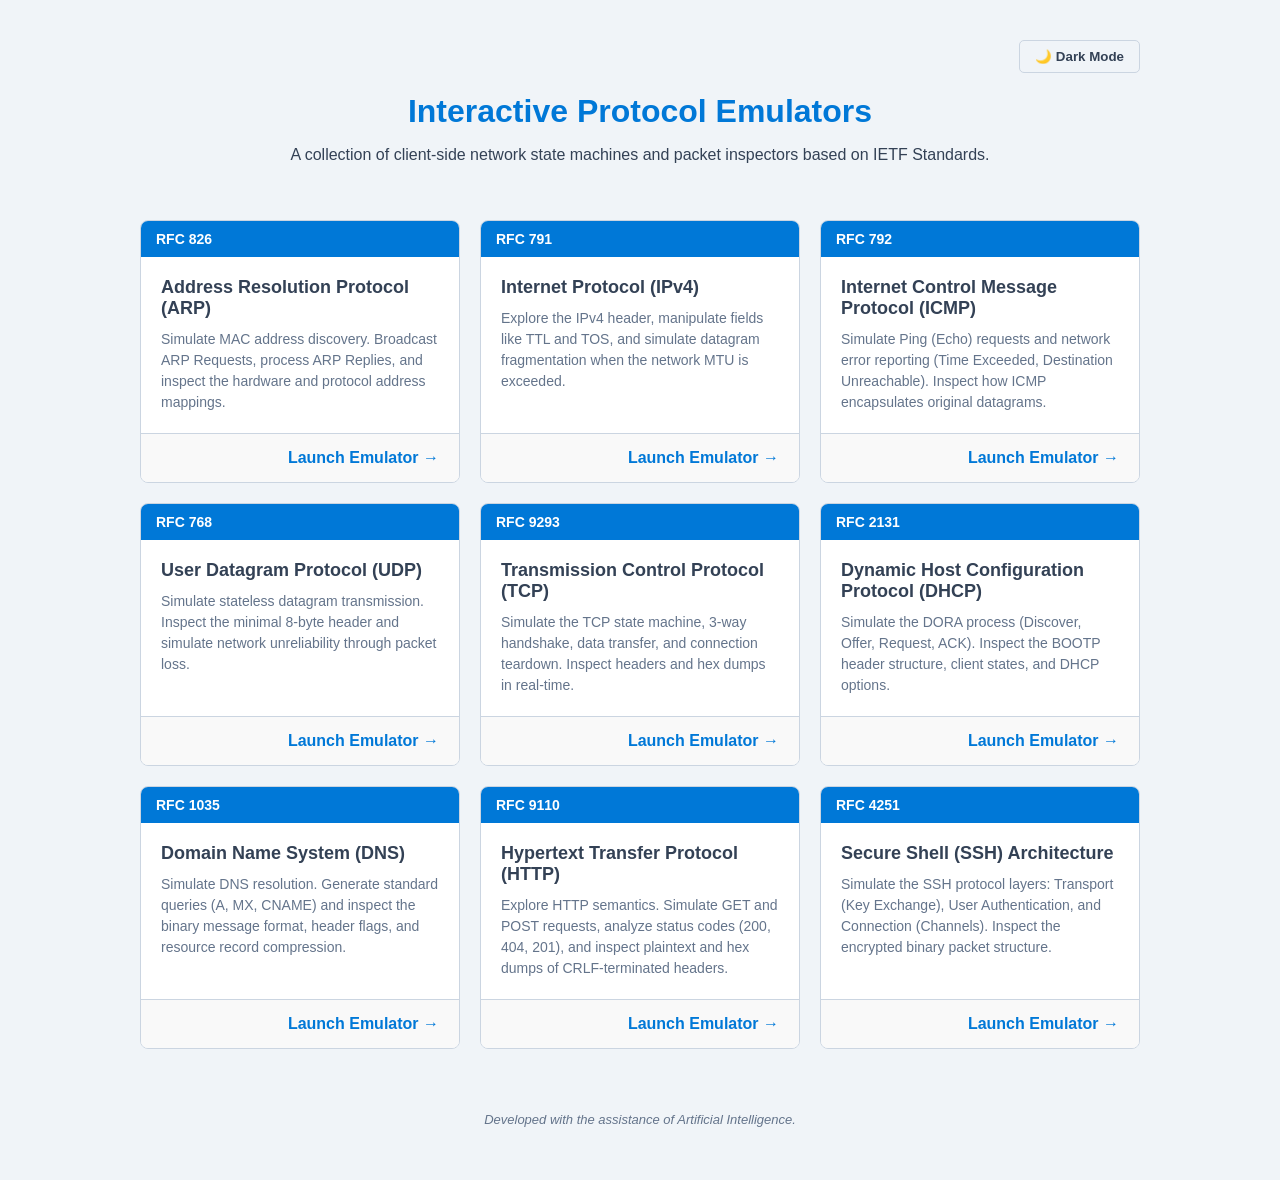
<file: index.html>
<!DOCTYPE html>
<html lang="en-US">
<head>
    <meta charset="UTF-8">
    <meta name="viewport" content="width=device-width, initial-scale=1.0">
    <title>Network Protocol Emulators</title>
    <link rel="stylesheet" href="style.css">
    <style>
        .top-bar {
            width: 100%;
            max-width: 1000px;
            display: flex;
            justify-content: flex-end;
            margin-bottom: 20px;
        }
        .btn-theme {
            background: transparent;
            color: var(--text-main);
            border: 1px solid var(--border);
            padding: 8px 15px;
            border-radius: 5px;
            cursor: pointer;
            font-weight: bold;
            transition: all 0.2s;
        }
        .btn-theme:hover {
            background: var(--border);
        }
        .ai-disclaimer {
            margin-top: 50px;
            text-align: center;
            font-size: 13px;
            color: #64748b;
            font-style: italic;
        }
    </style>
</head>
<body>
    <div class="top-bar">
        <button class="btn-theme" id="btn-theme" onclick="toggleTheme()">🌙 Dark Mode</button>
    </div>

    <header>
        <h1>Interactive Protocol Emulators</h1>
        <p>A collection of client-side network state machines and packet inspectors based on IETF Standards.</p>
    </header>

    <main class="grid-container">
        <a href="./rfc826/index.html" class="card">
            <div class="card-header">RFC 826</div>
            <div class="card-body">
                <h2>Address Resolution Protocol (ARP)</h2>
                <p>Simulate MAC address discovery. Broadcast ARP Requests, process ARP Replies, and inspect the hardware and protocol address mappings.</p>
            </div>
            <div class="card-footer">Launch Emulator &rarr;</div>
        </a>

        <a href="./rfc791/index.html" class="card">
            <div class="card-header">RFC 791</div>
            <div class="card-body">
                <h2>Internet Protocol (IPv4)</h2>
                <p>Explore the IPv4 header, manipulate fields like TTL and TOS, and simulate datagram fragmentation when the network MTU is exceeded.</p>
            </div>
            <div class="card-footer">Launch Emulator &rarr;</div>
        </a>

        <a href="./rfc792/index.html" class="card">
            <div class="card-header">RFC 792</div>
            <div class="card-body">
                <h2>Internet Control Message Protocol (ICMP)</h2>
                <p>Simulate Ping (Echo) requests and network error reporting (Time Exceeded, Destination Unreachable). Inspect how ICMP encapsulates original datagrams.</p>
            </div>
            <div class="card-footer">Launch Emulator &rarr;</div>
        </a>

        <a href="./rfc768/index.html" class="card">
            <div class="card-header">RFC 768</div>
            <div class="card-body">
                <h2>User Datagram Protocol (UDP)</h2>
                <p>Simulate stateless datagram transmission. Inspect the minimal 8-byte header and simulate network unreliability through packet loss.</p>
            </div>
            <div class="card-footer">Launch Emulator &rarr;</div>
        </a>

        <a href="./rfc9293/index.html" class="card">
            <div class="card-header">RFC 9293</div>
            <div class="card-body">
                <h2>Transmission Control Protocol (TCP)</h2>
                <p>Simulate the TCP state machine, 3-way handshake, data transfer, and connection teardown. Inspect headers and hex dumps in real-time.</p>
            </div>
            <div class="card-footer">Launch Emulator &rarr;</div>
        </a>

        <a href="./rfc2131/index.html" class="card">
            <div class="card-header">RFC 2131</div>
            <div class="card-body">
                <h2>Dynamic Host Configuration Protocol (DHCP)</h2>
                <p>Simulate the DORA process (Discover, Offer, Request, ACK). Inspect the BOOTP header structure, client states, and DHCP options.</p>
            </div>
            <div class="card-footer">Launch Emulator &rarr;</div>
        </a>

        <a href="./rfc1035/index.html" class="card">
            <div class="card-header">RFC 1035</div>
            <div class="card-body">
                <h2>Domain Name System (DNS)</h2>
                <p>Simulate DNS resolution. Generate standard queries (A, MX, CNAME) and inspect the binary message format, header flags, and resource record compression.</p>
            </div>
            <div class="card-footer">Launch Emulator &rarr;</div>
        </a>

        <a href="./rfc9110/index.html" class="card">
            <div class="card-header">RFC 9110</div>
            <div class="card-body">
                <h2>Hypertext Transfer Protocol (HTTP)</h2>
                <p>Explore HTTP semantics. Simulate GET and POST requests, analyze status codes (200, 404, 201), and inspect plaintext and hex dumps of CRLF-terminated headers.</p>
            </div>
            <div class="card-footer">Launch Emulator &rarr;</div>
        </a>

        <a href="./rfc4251/index.html" class="card">
            <div class="card-header">RFC 4251</div>
            <div class="card-body">
                <h2>Secure Shell (SSH) Architecture</h2>
                <p>Simulate the SSH protocol layers: Transport (Key Exchange), User Authentication, and Connection (Channels). Inspect the encrypted binary packet structure.</p>
            </div>
            <div class="card-footer">Launch Emulator &rarr;</div>
        </a>
    </main>

    <footer class="ai-disclaimer">
        <p>Developed with the assistance of Artificial Intelligence.</p>
    </footer>

    <script>
        // Script to manage Dark Mode on the Portal
        function toggleTheme() {
            document.body.classList.toggle('dark-mode');
            const btn = document.getElementById('btn-theme');
            
            if (document.body.classList.contains('dark-mode')) {
                btn.innerText = '☀️ Light Mode';
                localStorage.setItem('emulator_theme', 'dark');
            } else {
                btn.innerText = '🌙 Dark Mode';
                localStorage.setItem('emulator_theme', 'light');
            }
        }

        // Check saved preference on page load
        window.addEventListener('DOMContentLoaded', () => {
            const savedTheme = localStorage.getItem('emulator_theme');
            if (savedTheme === 'dark') {
                document.body.classList.add('dark-mode');
                document.getElementById('btn-theme').innerText = '☀️ Light Mode';
            }
        });
    </script>
</body>
</html>
</file>
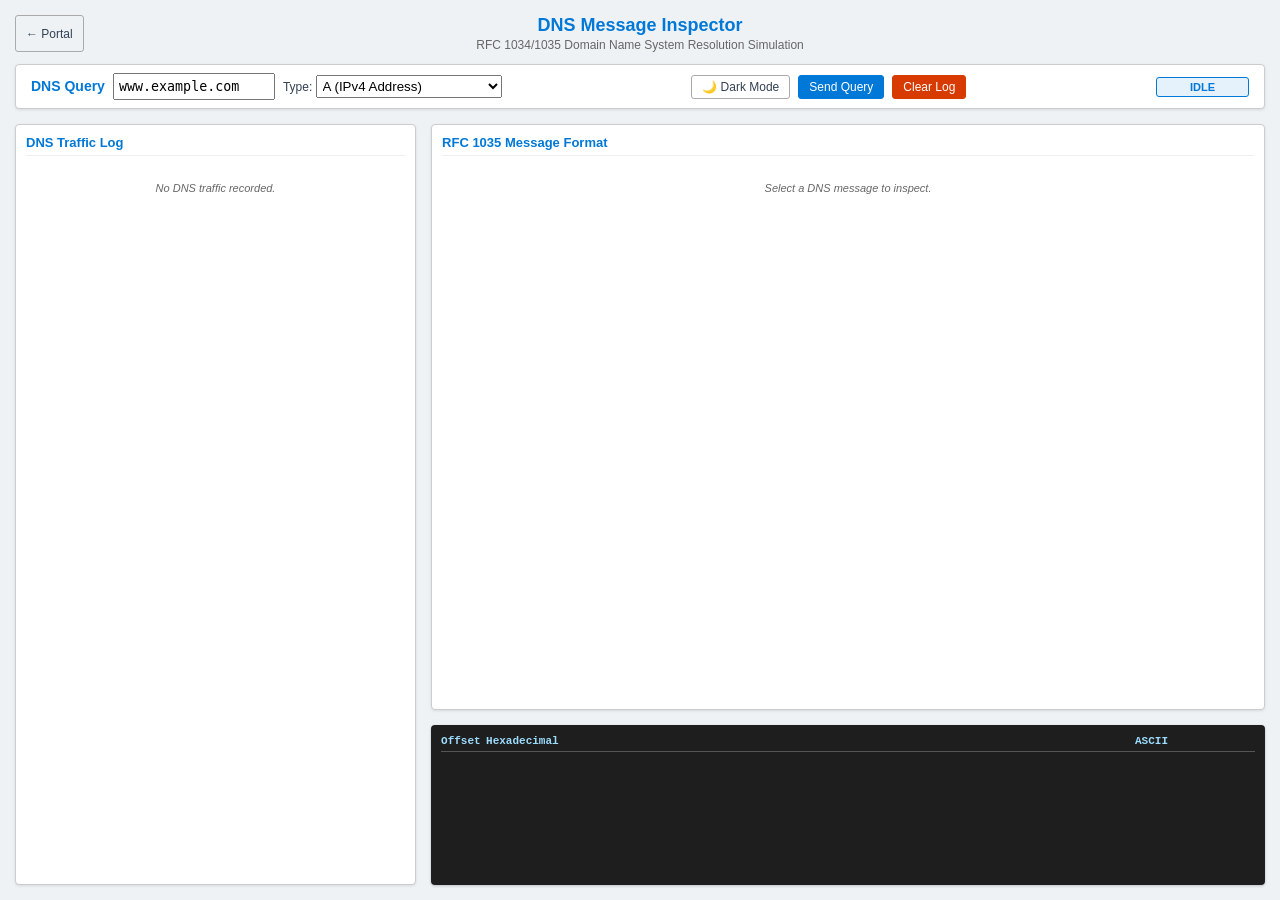
<file: rfc1035/index.html>
<!DOCTYPE html>
<html lang="en-US">
<head>
    <meta charset="UTF-8">
    <meta name="viewport" content="width=device-width, initial-scale=1.0">
    <title>DNS Inspector - RFC 1035</title>
    <link rel="stylesheet" href="../style.css">
    <script src="script.js" defer></script>
</head>
<body>
    <header>
        <a href="../index.html" class="btn btn-theme" style="position: absolute; left: 0; top: 0; text-decoration: none; display: flex; align-items: center; height: 100%; box-sizing: border-box;">
            &larr; Portal
        </a>
        <h1>DNS Message Inspector</h1>
        <p class="subtitle">RFC 1034/1035 Domain Name System Resolution Simulation</p>
    </header>

    <div class="control-bar">
        <div class="node-group">
            <strong>DNS Query</strong>
            <div style="display:flex; gap:8px; align-items:center;">
                <input type="text" id="input-domain" value="www.example.com" title="Domain Name to resolve" style="width:150px; padding:4px; font-family: monospace;">
                
                <label style="font-size:12px;">Type: 
                    <select id="input-qtype" style="padding:2px;" title="Query Type">
                        <option value="1">A (IPv4 Address)</option>
                        <option value="5">CNAME (Canonical Name)</option>
                        <option value="15">MX (Mail Exchange)</option>
                        <option value="2">NS (Name Server)</option>
                    </select>
                </label>
            </div>
        </div>

        <div class="node-group">
            <button class="btn btn-theme" id="btn-theme" onclick="toggleTheme()">🌙 Dark Mode</button>
            <button class="btn" id="btn-send" onclick="runDnsQuery()">Send Query</button>
            <button class="btn btn-danger" onclick="resetSimulation()">Clear Log</button>
        </div>

        <div class="node-group">
            <span class="state-badge" id="net-status">IDLE</span>
        </div>
    </div>

    <div class="layout">
        <div class="flow-container">
            <h3>DNS Traffic Log</h3>
            <div id="packet-list">
                <p id="empty-log-msg" class="empty-msg">No DNS traffic recorded.</p>
            </div>
        </div>

        <div class="inspector">
            <div class="diagram-container">
                <h3>RFC 1035 Message Format</h3>
                <div id="diagram-content">
                    <p class="empty-msg">Select a DNS message to inspect.</p>
                </div>
            </div>

            <div class="hex-container">
                <div class="hex-header">
                    <div style="width: 45px;">Offset</div>
                    <div style="flex: 1;">Hexadecimal</div>
                    <div style="width: 120px;">ASCII</div>
                </div>
                <div id="hex-content"></div>
            </div>
        </div>
    </div>

    <div id="floating-balloon" class="floating-balloon">
        <strong id="balloon-title">Field Name</strong>
        <p id="balloon-desc">Description.</p>
    </div>
</body>
</html>
</file>
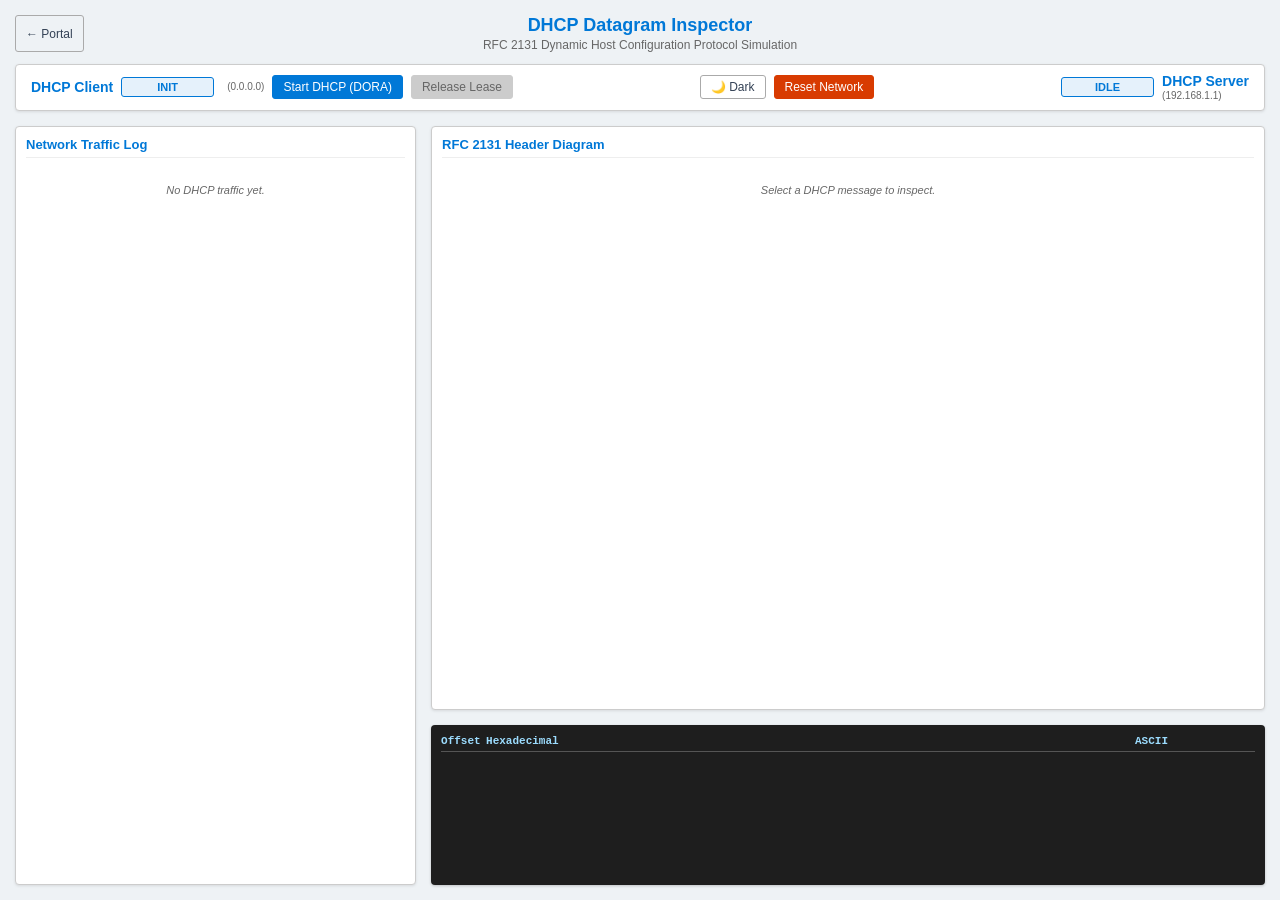
<file: rfc2131/index.html>
<!DOCTYPE html>
<html lang="en-US">
<head>
    <meta charset="UTF-8">
    <meta name="viewport" content="width=device-width, initial-scale=1.0">
    <title>DHCP Inspector - RFC 2131</title>
    <link rel="stylesheet" href="../style.css">
    <script src="script.js" defer></script>
</head>
<body>
    <header>
        <a href="../index.html" class="btn btn-theme" style="position: absolute; left: 0; top: 0; text-decoration: none; display: flex; align-items: center; height: 100%; box-sizing: border-box;">
            &larr; Portal
        </a>
        <h1>DHCP Datagram Inspector</h1>
        <p class="subtitle">RFC 2131 Dynamic Host Configuration Protocol Simulation</p>
    </header>

    <div class="control-bar">
        <div class="node-group">
            <strong>DHCP Client</strong>
            <span class="state-badge" id="client-state">INIT</span>
            <span id="client-ip" class="socket-info" style="margin-left: 5px;">(0.0.0.0)</span>
            <button class="btn" id="btn-dora" onclick="runDORA()">Start DHCP (DORA)</button>
            <button class="btn" id="btn-release" onclick="releaseLease()" disabled>Release Lease</button>
        </div>

        <div class="node-group">
            <button class="btn btn-theme" id="btn-theme" onclick="toggleTheme()">🌙 Dark</button>
            <button class="btn btn-danger" onclick="resetSimulation()">Reset Network</button>
        </div>

        <div class="node-group">
            <span class="state-badge" id="server-state">IDLE</span>
            <strong>DHCP Server <span class="socket-info">(192.168.1.1)</span></strong>
        </div>
    </div>

    <div class="layout">
        <div class="flow-container">
            <h3>Network Traffic Log</h3>
            <div id="packet-list">
                <p id="empty-log-msg" class="empty-msg">No DHCP traffic yet.</p>
            </div>
        </div>

        <div class="inspector">
            <div class="diagram-container">
                <h3>RFC 2131 Header Diagram</h3>
                <div id="diagram-content">
                    <p class="empty-msg">Select a DHCP message to inspect.</p>
                </div>
            </div>

            <div class="hex-container">
                <div class="hex-header">
                    <div style="width: 45px;">Offset</div>
                    <div style="flex: 1;">Hexadecimal</div>
                    <div style="width: 120px;">ASCII</div>
                </div>
                <div id="hex-content"></div>
            </div>
        </div>
    </div>

    <div id="floating-balloon" class="floating-balloon">
        <strong id="balloon-title">Field Name</strong>
        <p id="balloon-desc">Description.</p>
    </div>
</body>
</html>
</file>
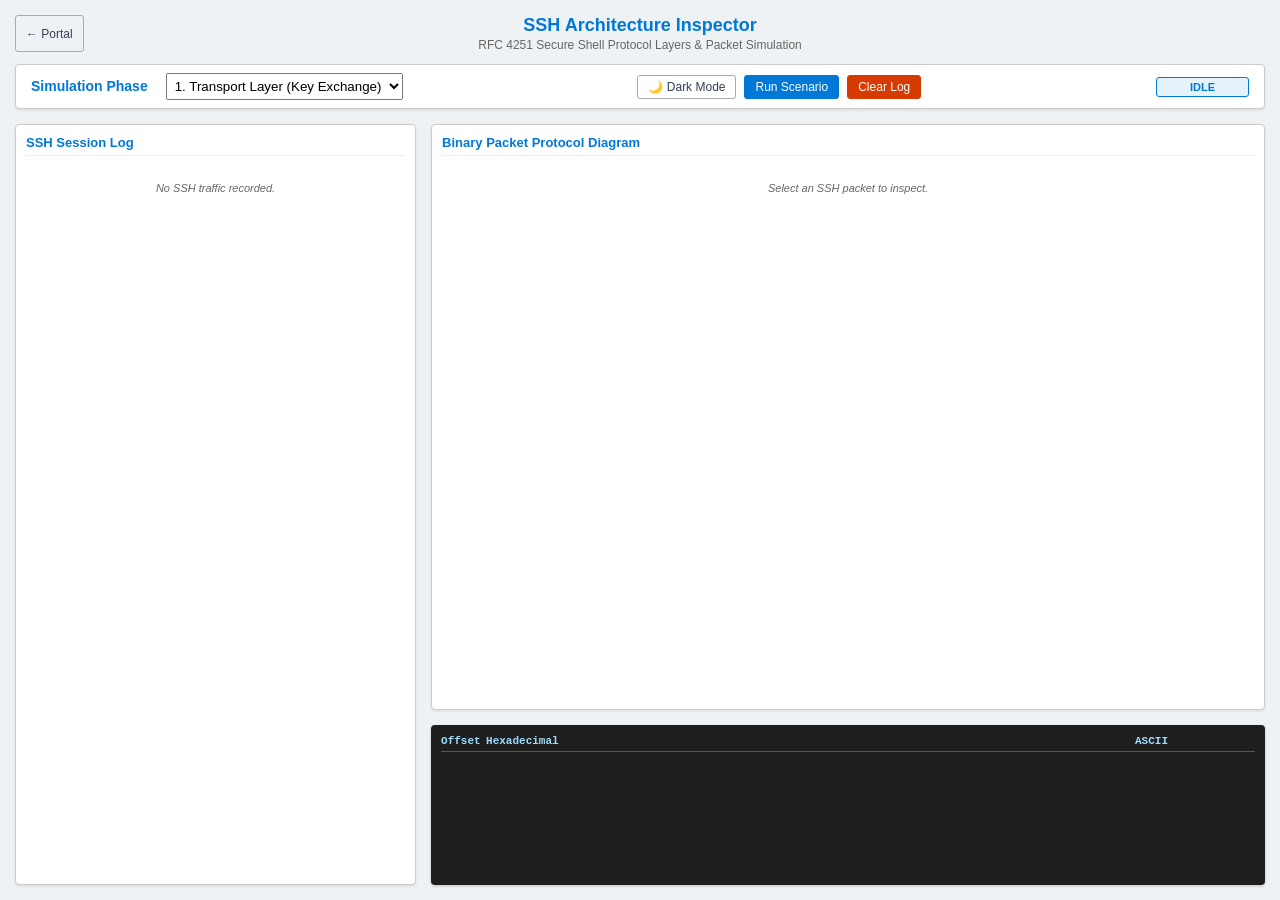
<file: rfc4251/index.html>
<!DOCTYPE html>
<html lang="en-US">
<head>
    <meta charset="UTF-8">
    <meta name="viewport" content="width=device-width, initial-scale=1.0">
    <title>SSH Inspector - RFC 4251</title>
    <link rel="stylesheet" href="../style.css">
    <script src="script.js" defer></script>
</head>
<body>
    <header>
        <a href="../index.html" class="btn btn-theme" style="position: absolute; left: 0; top: 0; text-decoration: none; display: flex; align-items: center; height: 100%; box-sizing: border-box;">
            &larr; Portal
        </a>
        <h1>SSH Architecture Inspector</h1>
        <p class="subtitle">RFC 4251 Secure Shell Protocol Layers & Packet Simulation</p>
    </header>

    <div class="control-bar">
        <div class="node-group">
            <strong>Simulation Phase</strong>
            <select id="sim-scenario" style="padding:4px; margin-left: 10px;">
                <option value="transport">1. Transport Layer (Key Exchange)</option>
                <option value="auth">2. User Authentication Protocol</option>
                <option value="connection">3. Connection Protocol (Channels)</option>
            </select>
        </div>

        <div class="node-group">
            <button class="btn btn-theme" id="btn-theme" onclick="toggleTheme()">🌙 Dark Mode</button>
            <button class="btn" id="btn-send" onclick="runSshScenario()">Run Scenario</button>
            <button class="btn btn-danger" onclick="resetSimulation()">Clear Log</button>
        </div>

        <div class="node-group">
            <span class="state-badge" id="net-status">IDLE</span>
        </div>
    </div>

    <div class="layout">
        <div class="flow-container">
            <h3>SSH Session Log</h3>
            <div id="packet-list">
                <p id="empty-log-msg" class="empty-msg">No SSH traffic recorded.</p>
            </div>
        </div>

        <div class="inspector">
            <div class="diagram-container">
                <h3>Binary Packet Protocol Diagram</h3>
                <div id="diagram-content">
                    <p class="empty-msg">Select an SSH packet to inspect.</p>
                </div>
            </div>

            <div class="hex-container">
                <div class="hex-header">
                    <div style="width: 45px;">Offset</div>
                    <div style="flex: 1;">Hexadecimal</div>
                    <div style="width: 120px;">ASCII</div>
                </div>
                <div id="hex-content"></div>
            </div>
        </div>
    </div>

    <div id="floating-balloon" class="floating-balloon">
        <strong id="balloon-title">Field Name</strong>
        <p id="balloon-desc">Description.</p>
    </div>
</body>
</html>
</file>
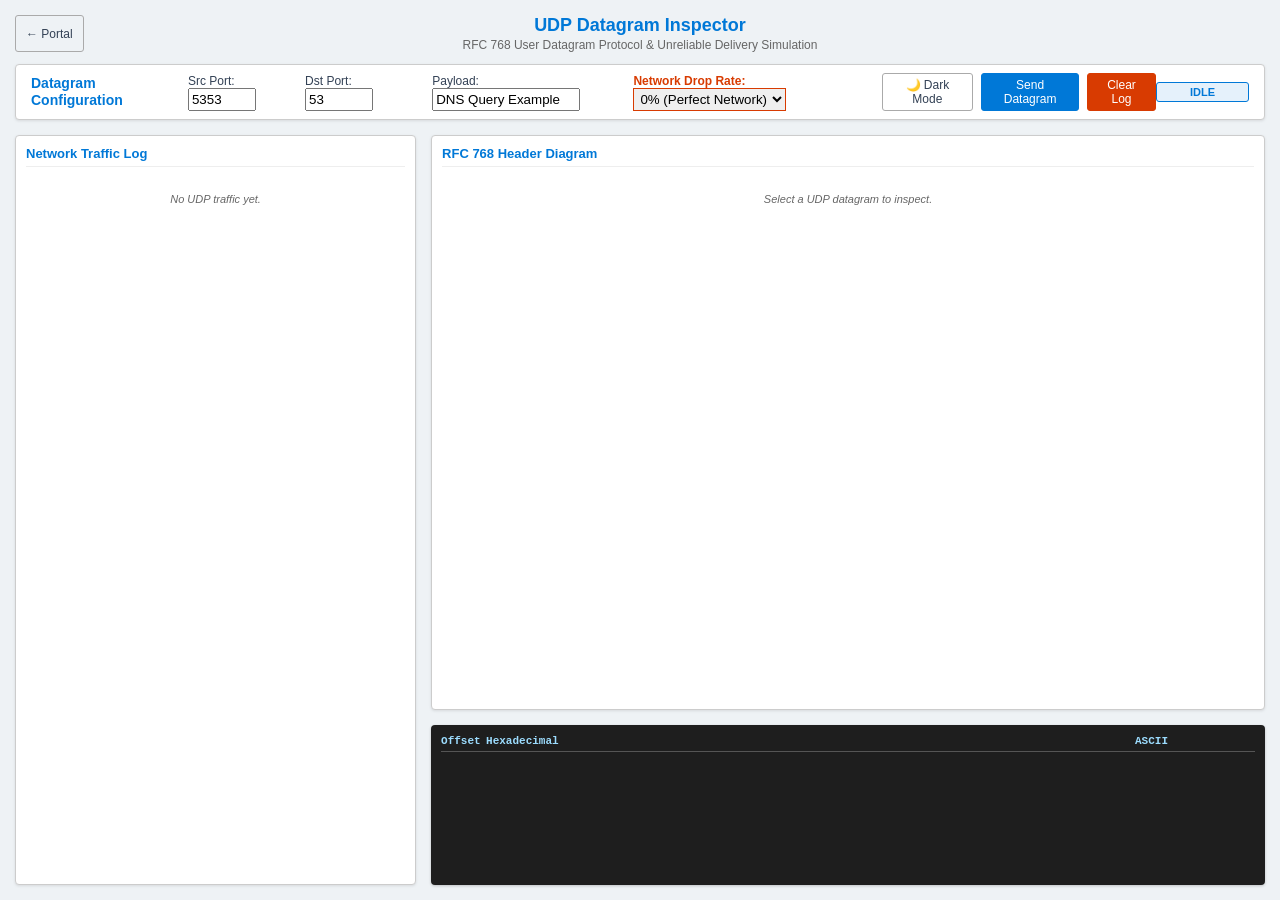
<file: rfc768/index.html>
<!DOCTYPE html>
<html lang="en-US">
<head>
    <meta charset="UTF-8">
    <meta name="viewport" content="width=device-width, initial-scale=1.0">
    <title>UDP Inspector - RFC 768</title>
	<link rel="stylesheet" href="../style.css">
    <script src="script.js" defer></script>
</head>
<body>
    <header>
        <a href="../index.html" class="btn btn-theme" style="position: absolute; left: 0; top: 0; text-decoration: none; display: flex; align-items: center; height: 100%; box-sizing: border-box;">
            &larr; Portal
        </a>
        <h1>UDP Datagram Inspector</h1>
        <p class="subtitle">RFC 768 User Datagram Protocol & Unreliable Delivery Simulation</p>
    </header>

    <div class="control-bar">
        <div class="node-group">
            <strong>Datagram Configuration</strong>
            <div style="display:flex; gap:8px; align-items:center;">
                <label style="font-size:12px;">Src Port: 
                    <input type="number" id="input-sport" value="5353" min="1" max="65535" style="width:60px; padding:2px;">
                </label>
                
                <label style="font-size:12px;">Dst Port: 
                    <input type="number" id="input-dport" value="53" min="1" max="65535" style="width:60px; padding:2px;">
                </label>

                <label style="font-size:12px; margin-left: 10px;">Payload: 
                    <input type="text" id="input-data" value="DNS Query Example" style="width:140px; padding:2px;">
                </label>
                
                <label style="font-size:12px; margin-left: 10px; color: var(--danger-bg); font-weight: bold;" title="Simulates the unreliable nature of UDP">Network Drop Rate: 
                    <select id="input-drop-rate" style="padding:2px; border-color: var(--danger-bg);">
                        <option value="0">0% (Perfect Network)</option>
                        <option value="20">20% Loss</option>
                        <option value="50">50% Loss</option>
                        <option value="80">80% Loss</option>
                    </select>
                </label>
            </div>
        </div>

        <div class="node-group">
            <button class="btn btn-theme" id="btn-theme" onclick="toggleTheme()">🌙 Dark Mode</button>
            <button class="btn" id="btn-send" onclick="sendUdpDatagram()">Send Datagram</button>
            <button class="btn btn-danger" onclick="resetSimulation()">Clear Log</button>
        </div>

        <div class="node-group">
            <span class="state-badge" id="net-status">IDLE</span>
        </div>
    </div>

    <div class="layout">
        <div class="flow-container">
            <h3>Network Traffic Log</h3>
            <div id="packet-list">
                <p id="empty-log-msg" class="empty-msg">No UDP traffic yet.</p>
            </div>
        </div>

        <div class="inspector">
            <div class="diagram-container">
                <h3>RFC 768 Header Diagram</h3>
                <div id="diagram-content">
                    <p class="empty-msg">Select a UDP datagram to inspect.</p>
                </div>
            </div>

            <div class="hex-container">
                <div class="hex-header">
                    <div style="width: 45px;">Offset</div>
                    <div style="flex: 1;">Hexadecimal</div>
                    <div style="width: 120px;">ASCII</div>
                </div>
                <div id="hex-content"></div>
            </div>
        </div>
    </div>

    <div id="floating-balloon" class="floating-balloon">
        <strong id="balloon-title">Field Name</strong>
        <p id="balloon-desc">Description.</p>
    </div>
</body>
</html>
</file>
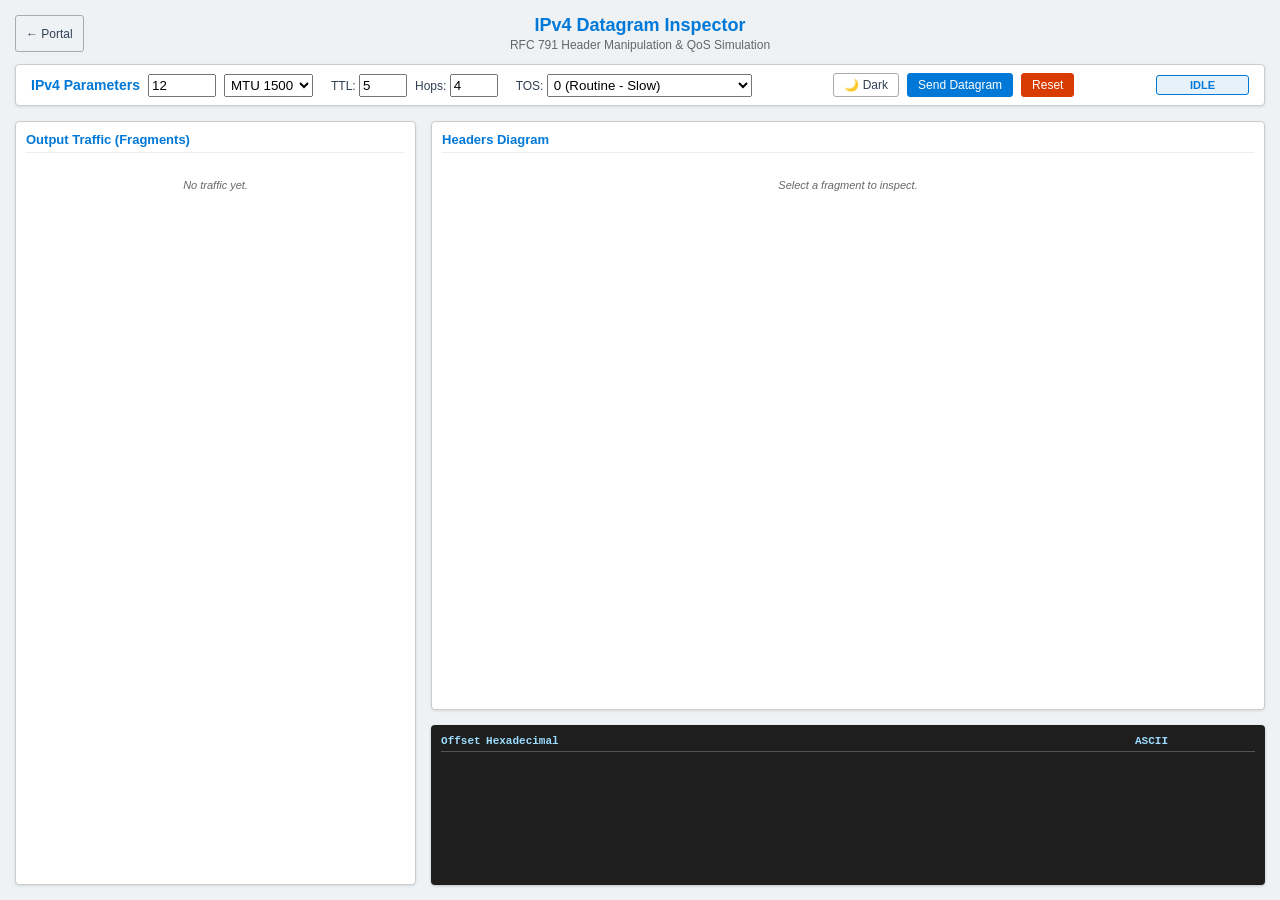
<file: rfc791/index.html>
<!DOCTYPE html>
<html lang="en-US">
<head>
    <meta charset="UTF-8">
    <meta name="viewport" content="width=device-width, initial-scale=1.0">
    <title>IPv4 Inspector - RFC 791</title>
	<link rel="stylesheet" href="../style.css">
    <script src="script.js" defer></script>
</head>
<body>
    <header>
        <a href="../index.html" class="btn btn-theme" style="position: absolute; left: 0; top: 0; text-decoration: none; display: flex; align-items: center; height: 100%; box-sizing: border-box;">
            &larr; Portal
        </a>
        <h1>IPv4 Datagram Inspector</h1>
        <p class="subtitle">RFC 791 Header Manipulation & QoS Simulation</p>
    </header>

    <div class="control-bar">
        <div class="node-group">
            <strong>IPv4 Parameters</strong>
            <div style="display:flex; gap:8px; align-items:center;">
                <input type="number" id="input-size" title="Payload Size (Bytes)" style="width:60px; padding:2px;">
                <select id="input-mtu" title="Network MTU" style="padding:2px;">
                    <option value="1500">MTU 1500</option>
                    <option value="576">MTU 576</option>
                    <option value="128">MTU 128</option>
                </select>
                
                <label style="font-size:12px; margin-left:10px;">TTL: 
                    <input type="number" id="input-ttl" value="5" min="1" max="255" style="width:40px; padding:2px;" title="Time to Live">
                </label>
                
                <label style="font-size:12px;">Hops: 
                    <input type="number" id="input-hops" value="4" min="1" max="255" style="width:40px; padding:2px;" title="Network Hops (Routers in path)">
                </label>
                
                <label style="font-size:12px; margin-left:10px;">TOS: 
                    <select id="input-tos" style="padding:2px;" title="Type of Service (Affects UI speed)">
                        <option value="0">0 (Routine - Slow)</option>
                        <option value="8">8 (High Throughput - Medium)</option>
                        <option value="16">16 (Low Delay - Fast)</option>
                    </select>
                </label>
            </div>
        </div>

        <div class="node-group">
            <button class="btn btn-theme" id="btn-theme" onclick="toggleTheme()">🌙 Dark</button>
            <button class="btn" id="btn-send" onclick="processDatagram()">Send Datagram</button>
            <button class="btn btn-danger" onclick="resetSimulation()">Reset</button>
        </div>

        <div class="node-group">
            <span class="state-badge" id="net-status">IDLE</span>
        </div>
    </div>

    <div class="layout">
        <div class="flow-container">
            <h3>Output Traffic (Fragments)</h3>
            <div id="packet-list">
                <p id="empty-log-msg" class="empty-msg">No traffic yet.</p>
            </div>
        </div>

        <div class="inspector">
            <div class="diagram-container">
                <h3>Headers Diagram</h3>
                <div id="diagram-content">
                    <p class="empty-msg">Select a fragment to inspect.</p>
                </div>
            </div>

            <div class="hex-container">
                <div class="hex-header">
                    <div style="width: 45px;">Offset</div>
                    <div style="flex: 1;">Hexadecimal</div>
                    <div style="width: 120px;">ASCII</div>
                </div>
                <div id="hex-content"></div>
            </div>
        </div>
    </div>

    <div id="floating-balloon" class="floating-balloon">
        <strong id="balloon-title">Field Name</strong>
        <p id="balloon-desc">Description.</p>
    </div>
</body>
</html>
</file>
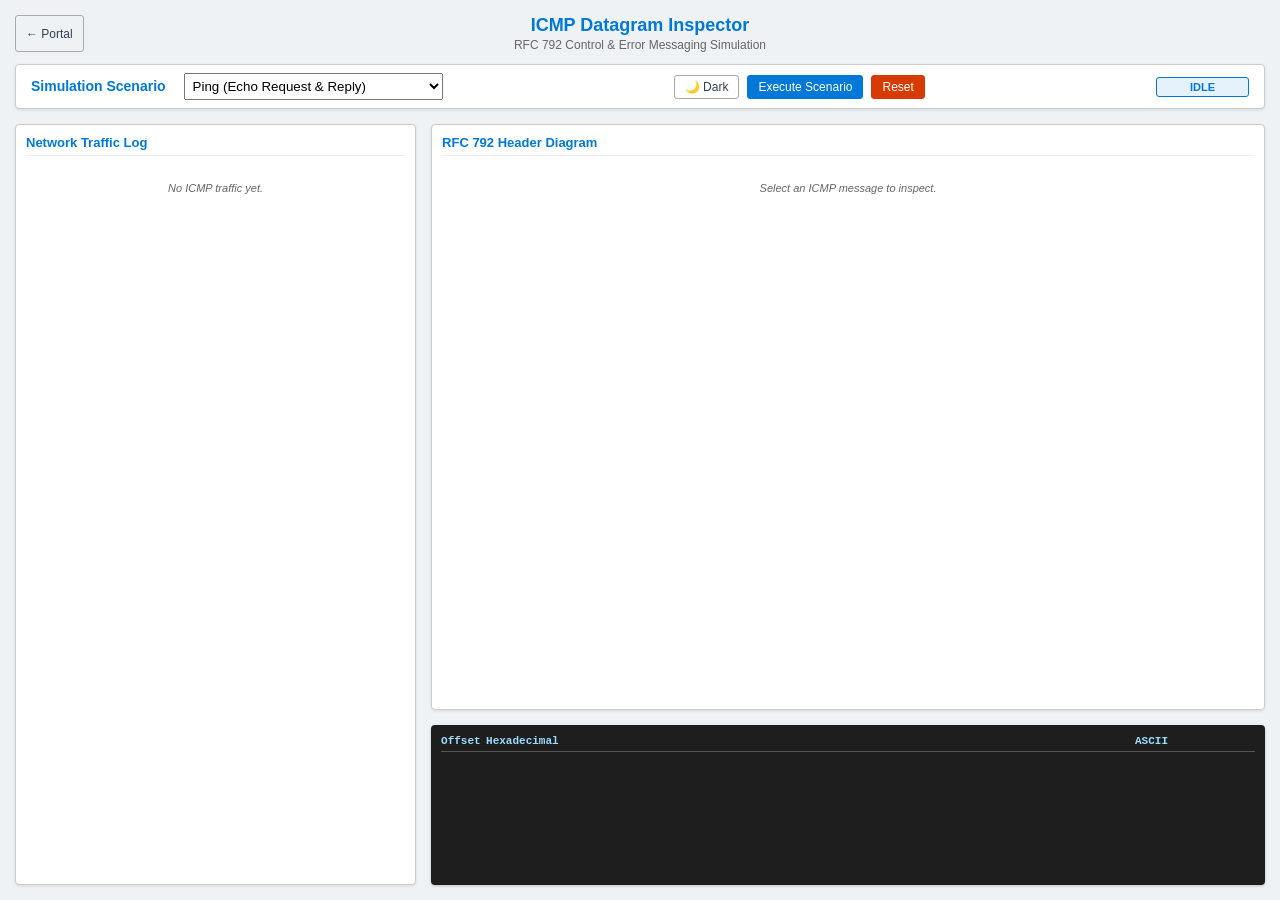
<file: rfc792/index.html>
<!DOCTYPE html>
<html lang="en-US">
<head>
    <meta charset="UTF-8">
    <meta name="viewport" content="width=device-width, initial-scale=1.0">
    <title>ICMP Inspector - RFC 792</title>
	<link rel="stylesheet" href="../style.css">
    <script src="script.js" defer></script>
</head>
<body>
    <header>
        <a href="../index.html" class="btn btn-theme" style="position: absolute; left: 0; top: 0; text-decoration: none; display: flex; align-items: center; height: 100%; box-sizing: border-box;">
            &larr; Portal
        </a>
        <h1>ICMP Datagram Inspector</h1>
        <p class="subtitle">RFC 792 Control & Error Messaging Simulation</p>
    </header>

    <div class="control-bar">
        <div class="node-group">
            <strong>Simulation Scenario</strong>
            <select id="sim-scenario" style="padding:4px; margin-left: 10px;">
                <option value="echo">Ping (Echo Request & Reply)</option>
                <option value="unreachable">Destination Unreachable (Port Closed)</option>
                <option value="ttl">Time Exceeded (Traceroute Hop)</option>
            </select>
        </div>

        <div class="node-group">
            <button class="btn btn-theme" id="btn-theme" onclick="toggleTheme()">🌙 Dark</button>
            <button class="btn" id="btn-send" onclick="runScenario()">Execute Scenario</button>
            <button class="btn btn-danger" onclick="resetSimulation()">Reset</button>
        </div>

        <div class="node-group">
            <span class="state-badge" id="net-status">IDLE</span>
        </div>
    </div>

    <div class="layout">
        <div class="flow-container">
            <h3>Network Traffic Log</h3>
            <div id="packet-list">
                <p id="empty-log-msg" class="empty-msg">No ICMP traffic yet.</p>
            </div>
        </div>

        <div class="inspector">
            <div class="diagram-container">
                <h3>RFC 792 Header Diagram</h3>
                <div id="diagram-content">
                    <p class="empty-msg">Select an ICMP message to inspect.</p>
                </div>
            </div>

            <div class="hex-container">
                <div class="hex-header">
                    <div style="width: 45px;">Offset</div>
                    <div style="flex: 1;">Hexadecimal</div>
                    <div style="width: 120px;">ASCII</div>
                </div>
                <div id="hex-content"></div>
            </div>
        </div>
    </div>

    <div id="floating-balloon" class="floating-balloon">
        <strong id="balloon-title">Field Name</strong>
        <p id="balloon-desc">Description.</p>
    </div>
</body>
</html>
</file>
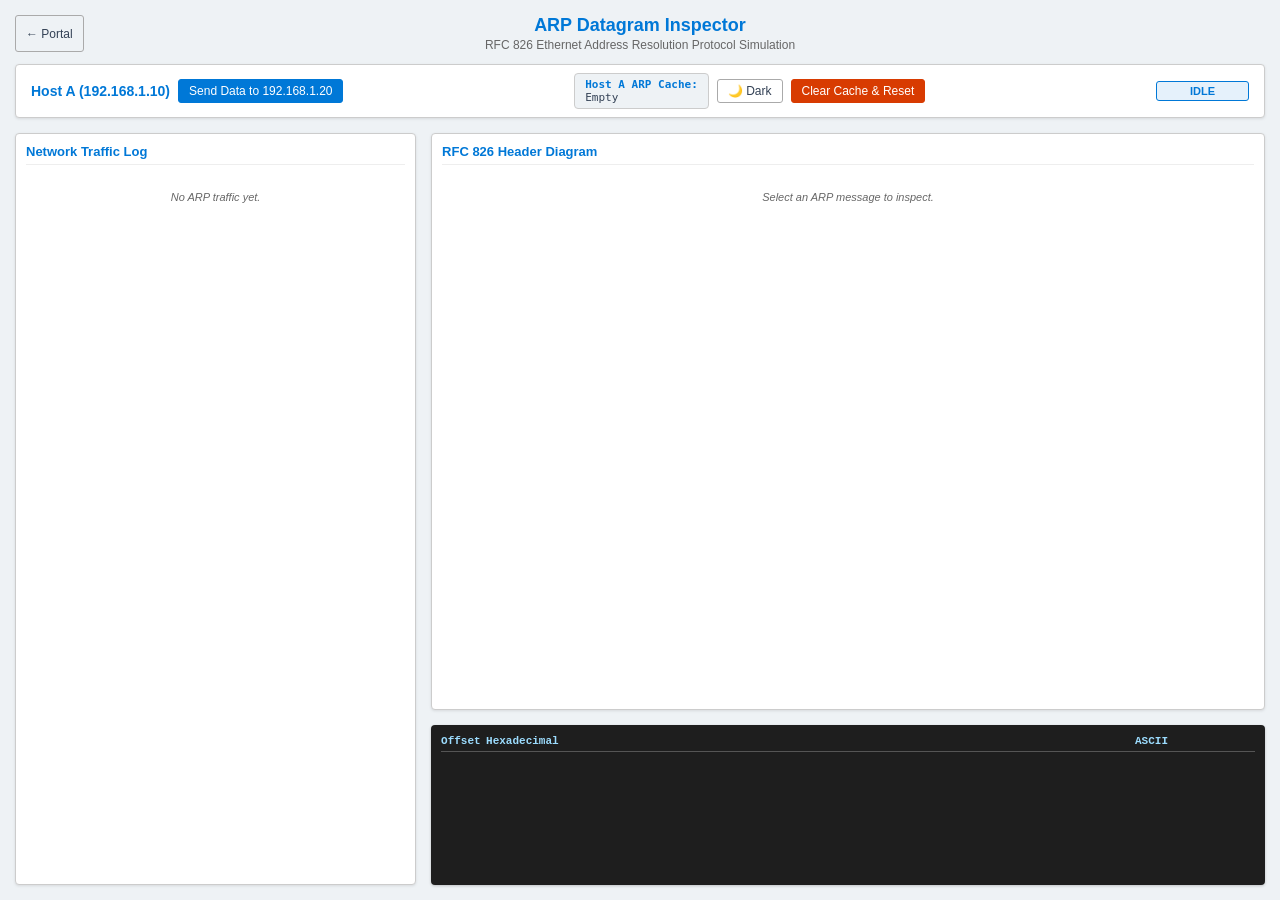
<file: rfc826/index.html>
<!DOCTYPE html>
<html lang="en-US">
<head>
    <meta charset="UTF-8">
    <meta name="viewport" content="width=device-width, initial-scale=1.0">
    <title>ARP Inspector - RFC 826</title>
	<link rel="stylesheet" href="../style.css">
    <script src="script.js" defer></script>
</head>
<body>
    <header>
        <a href="../index.html" class="btn btn-theme" style="position: absolute; left: 0; top: 0; text-decoration: none; display: flex; align-items: center; height: 100%; box-sizing: border-box;">
            &larr; Portal
        </a>
        <h1>ARP Datagram Inspector</h1>
        <p class="subtitle">RFC 826 Ethernet Address Resolution Protocol Simulation</p>
    </header>

    <div class="control-bar">
        <div class="node-group">
            <strong>Host A (192.168.1.10)</strong>
            <button class="btn" id="btn-send" onclick="runArpScenario()">Send Data to 192.168.1.20</button>
        </div>

        <div class="node-group">
            <div style="background: var(--bg-body); padding: 4px 10px; border-radius: 4px; border: 1px solid var(--border-color); font-family: monospace; font-size: 11px;">
                <span style="color: var(--accent-blue); font-weight: bold;">Host A ARP Cache:</span><br>
                <span id="arp-cache-a">Empty</span>
            </div>
            <button class="btn btn-theme" id="btn-theme" onclick="toggleTheme()">🌙 Dark</button>
            <button class="btn btn-danger" onclick="resetSimulation()">Clear Cache & Reset</button>
        </div>

        <div class="node-group">
            <span class="state-badge" id="net-status">IDLE</span>
        </div>
    </div>

    <div class="layout">
        <div class="flow-container">
            <h3>Network Traffic Log</h3>
            <div id="packet-list">
                <p id="empty-log-msg" class="empty-msg">No ARP traffic yet.</p>
            </div>
        </div>

        <div class="inspector">
            <div class="diagram-container">
                <h3>RFC 826 Header Diagram</h3>
                <div id="diagram-content">
                    <p class="empty-msg">Select an ARP message to inspect.</p>
                </div>
            </div>

            <div class="hex-container">
                <div class="hex-header">
                    <div style="width: 45px;">Offset</div>
                    <div style="flex: 1;">Hexadecimal</div>
                    <div style="width: 120px;">ASCII</div>
                </div>
                <div id="hex-content"></div>
            </div>
        </div>
    </div>

    <div id="floating-balloon" class="floating-balloon">
        <strong id="balloon-title">Field Name</strong>
        <p id="balloon-desc">Description.</p>
    </div>
</body>
</html>
</file>
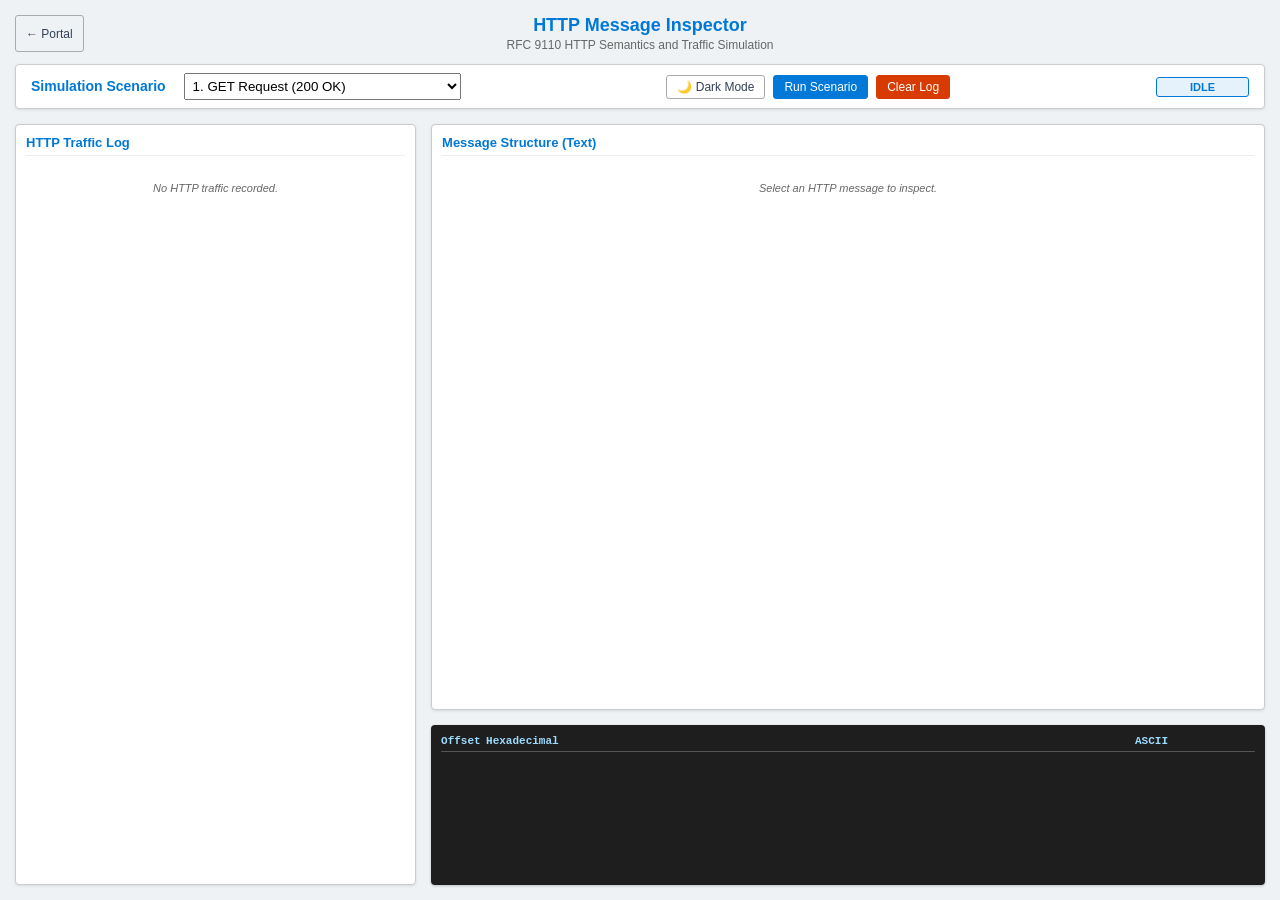
<file: rfc9110/index.html>
<!DOCTYPE html>
<html lang="en-US">
<head>
    <meta charset="UTF-8">
    <meta name="viewport" content="width=device-width, initial-scale=1.0">
    <title>HTTP Inspector - RFC 9110</title>
    <link rel="stylesheet" href="../style.css">
    <script src="script.js" defer></script>
</head>
<body>
    <header>
        <a href="../index.html" class="btn btn-theme" style="position: absolute; left: 0; top: 0; text-decoration: none; display: flex; align-items: center; height: 100%; box-sizing: border-box;">
            &larr; Portal
        </a>
        <h1>HTTP Message Inspector</h1>
        <p class="subtitle">RFC 9110 HTTP Semantics and Traffic Simulation</p>
    </header>

    <div class="control-bar">
        <div class="node-group">
            <strong>Simulation Scenario</strong>
            <select id="sim-scenario" style="padding:4px; margin-left: 10px;">
                <option value="get_200">1. GET Request (200 OK)</option>
                <option value="post_201">2. POST Request w/ JSON (201 Created)</option>
                <option value="get_404">3. GET Request (404 Not Found)</option>
            </select>
        </div>

        <div class="node-group">
            <button class="btn btn-theme" id="btn-theme" onclick="toggleTheme()">🌙 Dark Mode</button>
            <button class="btn" id="btn-send" onclick="runHttpScenario()">Run Scenario</button>
            <button class="btn btn-danger" onclick="resetSimulation()">Clear Log</button>
        </div>

        <div class="node-group">
            <span class="state-badge" id="net-status">IDLE</span>
        </div>
    </div>

    <div class="layout">
        <div class="flow-container">
            <h3>HTTP Traffic Log</h3>
            <div id="packet-list">
                <p id="empty-log-msg" class="empty-msg">No HTTP traffic recorded.</p>
            </div>
        </div>

        <div class="inspector">
            <div class="diagram-container">
                <h3>Message Structure (Text)</h3>
                <div id="diagram-content">
                    <p class="empty-msg">Select an HTTP message to inspect.</p>
                </div>
            </div>

            <div class="hex-container">
                <div class="hex-header">
                    <div style="width: 45px;">Offset</div>
                    <div style="flex: 1;">Hexadecimal</div>
                    <div style="width: 120px;">ASCII</div>
                </div>
                <div id="hex-content"></div>
            </div>
        </div>
    </div>

    <div id="floating-balloon" class="floating-balloon">
        <strong id="balloon-title">Field Name</strong>
        <p id="balloon-desc">Description.</p>
    </div>
</body>
</html>
</file>
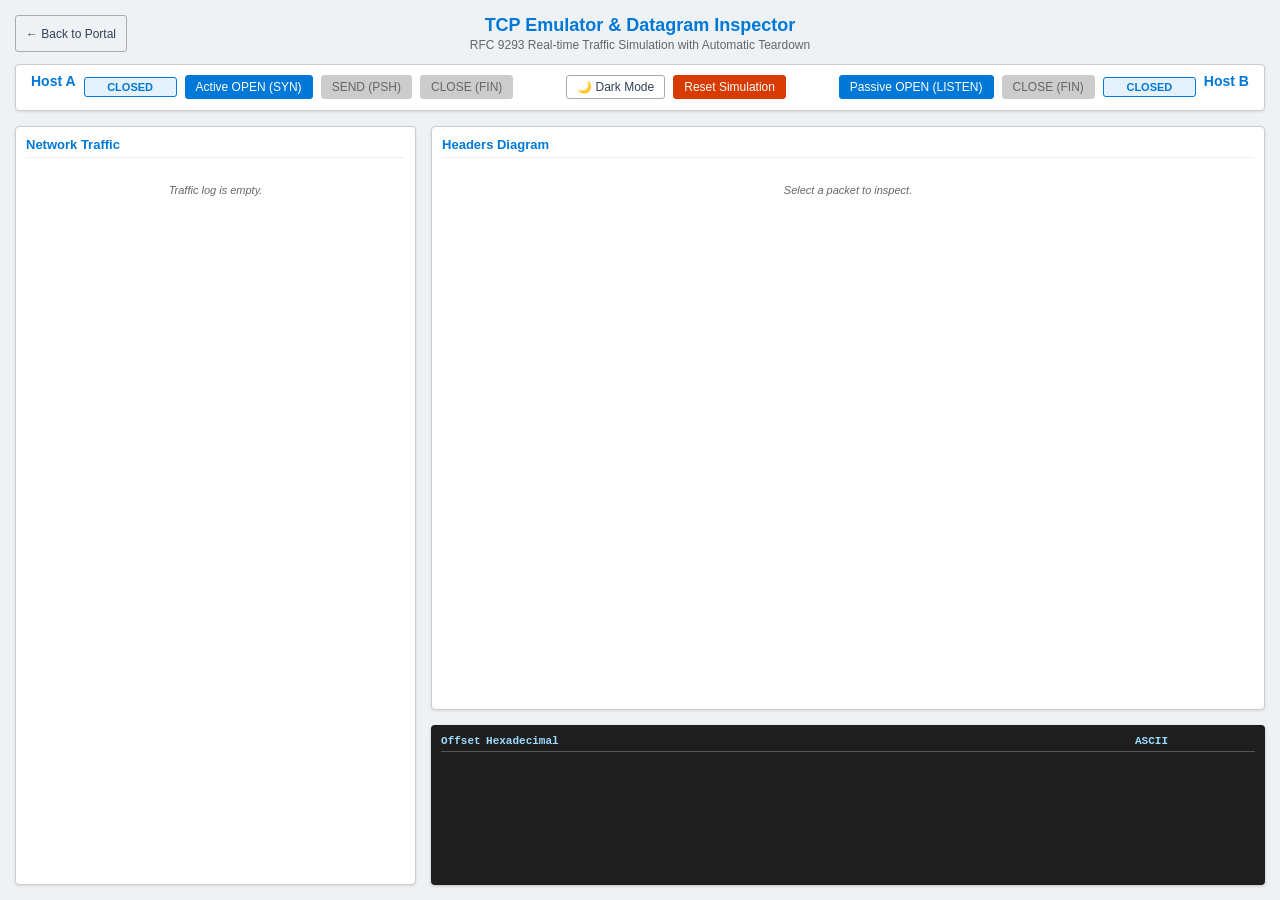
<file: rfc9293/index.html>
<!DOCTYPE html>
<html lang="en-US">
<head>
    <meta charset="UTF-8">
    <meta name="viewport" content="width=device-width, initial-scale=1.0">
    <title>TCP Emulator & Datagram Inspector</title>
    <link rel="stylesheet" href="../style.css">
    <script src="script.js" defer></script>
</head>
<body>
    <header>
        <a href="../index.html" class="btn btn-theme" style="position: absolute; left: 0; top: 0; text-decoration: none; display: flex; align-items: center; height: 100%; box-sizing: border-box;">
            &larr; Back to Portal
        </a>
        
        <h1>TCP Emulator & Datagram Inspector</h1>
        <p class="subtitle">RFC 9293 Real-time Traffic Simulation with Automatic Teardown</p>
    </header>

    <div class="control-bar">
        <div class="node-group">
            <strong>Host A <span id="client-ip" class="socket-info"></span></strong>
            <span class="state-badge" id="client-state">CLOSED</span>
            <button class="btn" id="btn-active-open" onclick="activeOpen()">Active OPEN (SYN)</button>
            <button class="btn" id="btn-send-data" onclick="sendData()" disabled>SEND (PSH)</button>
            <button class="btn" id="btn-client-close" onclick="clientClose()" disabled>CLOSE (FIN)</button>
        </div>

        <div class="node-group">
            <button class="btn btn-theme" id="btn-theme" onclick="toggleTheme()">🌙 Dark Mode</button>
            <button class="btn btn-danger" onclick="resetSimulation()">Reset Simulation</button>
        </div>

        <div class="node-group">
            <button class="btn" id="btn-passive-open" onclick="passiveOpen()">Passive OPEN (LISTEN)</button>
            <button class="btn" id="btn-server-close" onclick="serverClose()" disabled>CLOSE (FIN)</button>
            <span class="state-badge" id="server-state">CLOSED</span>
            <strong>Host B <span id="server-ip" class="socket-info"></span></strong>
        </div>
    </div>

    <div class="layout">
        <div class="flow-container">
            <h3>Network Traffic</h3>
            <div id="packet-list">
                <p id="empty-log-msg" class="empty-msg">Traffic log is empty.</p>
            </div>
        </div>

        <div class="inspector">
            <div class="diagram-container">
                <h3>Headers Diagram</h3>
                <div id="diagram-content">
                    <p class="empty-msg">Select a packet to inspect.</p>
                </div>
            </div>

            <div class="hex-container">
                <div class="hex-header">
                    <div style="width: 45px;">Offset</div>
                    <div style="flex: 1;">Hexadecimal</div>
                    <div style="width: 120px;">ASCII</div>
                </div>
                <div id="hex-content"></div>
            </div>
        </div>
    </div>

    <div id="floating-balloon" class="floating-balloon">
        <strong id="balloon-title">Field Name</strong>
        <p id="balloon-desc">Description goes here.</p>
    </div>
</body>
</html>
</file>
<file: style.css>
/* ==========================================================================
   VARIÁVEIS GLOBAIS (CORES E TEMAS)
   ========================================================================== */
:root {
    /* Cores da Landing Page */
    --bg-color: #f0f4f8;
    --text-main: #334155;
    --card-bg: #ffffff;
    --accent: #0078d7;
    --accent-hover: #005a9e;
    --border: #cbd5e1;

    /* Cores dos Emuladores */
    --bg-body: #eef2f5;
    --bg-panel: #ffffff;
    --text-muted: #666666;
    --border-color: #cccccc;
    --border-light: #eeeeee;
    --border-dark: #aaaaaa;
    --accent-blue: #0078d7;
    --accent-blue-hover: #005a9e;
    --accent-blue-light: #cce8ff;
    --accent-blue-lighter: #e5f1fb;
    --ruler-bg: #f9f9f9;
    --field-bg: #fafafa;
    --hex-bg: #1e1e1e;
    --hex-text: #d4d4d4;
    --danger-bg: #d83b01;
    --danger-hover: #a82e00;
}

body.dark-mode {
    /* Tema Escuro para os Emuladores e Portal */
    --bg-color: #121212;
    --card-bg: #1e1e1e;
    --border: #444444;
    
    --bg-body: #121212;
    --bg-panel: #1e1e1e;
    --text-main: #e0e0e0;
    --text-muted: #aaaaaa;
    --border-color: #444444;
    --border-light: #333333;
    --border-dark: #555555;
    --accent-blue: #3b82f6;
    --accent-blue-hover: #60a5fa;
    --accent-blue-light: #1e3a8a;
    --accent-blue-lighter: #172554;
    --ruler-bg: #2a2a2a;
    --field-bg: #2d2d2d;
    --hex-bg: #000000;
    --hex-text: #a6e22e; 
}

/* ==========================================================================
   ESTILOS BASE E CONDICIONAIS (BODY / HEADER)
   ========================================================================== */
body { 
    font-family: 'Segoe UI', Tahoma, Geneva, Verdana, sans-serif; 
    margin: 0; 
    color: var(--text-main); 
    transition: background-color 0.3s, color 0.3s; 
}

/* Comportamento do Body para a Landing Page (quando contém a class .grid-container) */
body:has(.grid-container) {
    background-color: var(--bg-color);
    padding: 40px 20px;
    display: flex;
    flex-direction: column;
    align-items: center;
}

/* Comportamento do Body para os Emuladores (quando contém a class .layout) */
body:has(.layout) {
    background-color: var(--bg-body);
    padding: 15px; 
    height: 100vh; 
    box-sizing: border-box; 
    display: flex; 
    flex-direction: column; 
    overflow: hidden; 
}

header { text-align: center; position: relative; flex-shrink: 0; }

body:has(.grid-container) header { margin-bottom: 40px; }
body:has(.grid-container) header h1 { color: var(--accent); margin: 0 0 10px 0; font-size: 32px; }

body:has(.layout) header { margin-bottom: 12px; }
body:has(.layout) header h1 { color: var(--accent-blue); margin: 0 0 2px 0; font-size: 18px; }

.subtitle { text-align: center; color: var(--text-muted); margin: 0; font-size: 12px; }

/* ==========================================================================
   ESTILOS DA LANDING PAGE (PORTAL)
   ========================================================================== */
.grid-container {
    display: grid;
    grid-template-columns: repeat(auto-fit, minmax(300px, 1fr));
    gap: 20px;
    width: 100%;
    max-width: 1000px;
}

.card {
    background: var(--card-bg);
    border: 1px solid var(--border);
    border-radius: 8px;
    text-decoration: none;
    color: inherit;
    display: flex;
    flex-direction: column;
    transition: transform 0.2s, box-shadow 0.2s;
    overflow: hidden;
}

.card:hover:not(.disabled) {
    transform: translateY(-5px);
    box-shadow: 0 10px 15px -3px rgba(0, 0, 0, 0.1);
    border-color: var(--accent);
}

.card-header {
    background: var(--accent);
    color: white;
    padding: 10px 15px;
    font-weight: bold;
    font-size: 14px;
}

.card-body { padding: 20px; flex-grow: 1; }
.card-body h2 { margin: 0 0 10px 0; font-size: 18px; }
.card-body p { margin: 0; font-size: 14px; color: #64748b; line-height: 1.5; }

.card-footer {
    padding: 15px 20px;
    background: var(--ruler-bg);
    border-top: 1px solid var(--border);
    font-weight: bold;
    color: var(--accent);
    text-align: right;
}

.card.disabled { opacity: 0.6; cursor: not-allowed; }
.card.disabled .card-header { background: #94a3b8; }
.card.disabled .card-footer { color: #94a3b8; }

/* ==========================================================================
   ESTILOS DOS EMULADORES (RFCs)
   ========================================================================== */
.control-bar { flex-shrink: 0; display: flex; justify-content: space-between; align-items: center; background: var(--bg-panel); padding: 8px 15px; border-radius: 4px; border: 1px solid var(--border-color); box-shadow: 0 1px 3px rgba(0,0,0,0.1); margin-bottom: 15px; max-width: 1300px; width: 100%; margin-left: auto; margin-right: auto; box-sizing: border-box; transition: background-color 0.3s, border-color 0.3s; }
.node-group { display: flex; align-items: center; gap: 8px; }
.node-group strong { color: var(--accent-blue); font-size: 14px; display: flex; flex-direction: column; line-height: 1.2; }
.socket-info { font-weight: normal; font-size: 10px; color: var(--text-muted); min-height: 12px; }

.state-badge { padding: 3px 8px; border-radius: 3px; font-weight: bold; background: var(--accent-blue-lighter); color: var(--accent-blue); border: 1px solid var(--accent-blue); font-size: 11px; min-width: 75px; text-align: center; display: inline-block; transition: all 0.3s; }

.btn { padding: 4px 10px; border: 1px solid var(--accent-blue); border-radius: 3px; background: var(--accent-blue); color: #fff; cursor: pointer; font-size: 12px; transition: background 0.2s; }
.btn:hover { background: var(--accent-blue-hover); }
.btn:disabled { background: var(--border-color); color: var(--text-muted); border-color: var(--border-color); cursor: not-allowed; }
.btn-danger { background: var(--danger-bg); border-color: var(--danger-bg); }
.btn-danger:hover { background: var(--danger-hover); }
.btn-theme { background: transparent; color: var(--text-main); border: 1px solid var(--border-dark); }
.btn-theme:hover { background: var(--border-color); color: var(--text-main); }

.layout { flex-grow: 1; min-height: 0; display: flex; gap: 15px; max-width: 1300px; width: 100%; margin: 0 auto; box-sizing: border-box; }

.flow-container { flex: 1; background: var(--bg-panel); border: 1px solid var(--border-color); border-radius: 4px; padding: 10px; display: flex; flex-direction: column; box-shadow: 0 1px 3px rgba(0,0,0,0.1); min-height: 0; transition: background-color 0.3s, border-color 0.3s; }
.flow-container h3 { margin: 0 0 5px 0; color: var(--accent-blue); border-bottom: 1px solid var(--border-light); padding-bottom: 5px; font-size: 13px; flex-shrink: 0; }
#packet-list { overflow-y: auto; flex-grow: 1; }
.packet-row { padding: 6px; border-bottom: 1px solid var(--border-light); cursor: pointer; border-left: 3px solid transparent; transition: background 0.2s; font-family: 'Consolas', monospace; font-size: 11px; }
.packet-row:hover { background: var(--accent-blue-lighter); }
.packet-row.active { background: var(--accent-blue-light); border-left-color: var(--accent-blue); font-weight: bold; color: #fff; }
body:not(.dark-mode) .packet-row.active { color: var(--text-main); }

.empty-msg { color: var(--text-muted); font-style: italic; font-size: 11px; padding: 10px; text-align: center; }

.inspector { flex: 2.2; display: flex; flex-direction: column; gap: 15px; min-height: 0; }

.diagram-container { background: var(--bg-panel); border: 1px solid var(--border-color); border-radius: 4px; padding: 10px; box-shadow: 0 1px 3px rgba(0,0,0,0.1); flex: 1; display: flex; flex-direction: column; min-height: 0; transition: background-color 0.3s, border-color 0.3s; }
.diagram-container h3 { margin: 0 0 5px 0; border-bottom: 1px solid var(--border-light); padding-bottom: 5px; font-size: 13px; color: var(--accent-blue); flex-shrink: 0; }
#diagram-content { overflow-y: auto; flex-grow: 1; }

.protocol-layer { margin-bottom: 4px; border: 1px solid var(--border-dark); border-radius: 2px; }
.layer-title { background: var(--border-light); padding: 2px 6px; font-weight: bold; font-size: 10px; border-bottom: 1px solid var(--border-dark); }

.bit-ruler { position: relative; height: 12px; font-size: 8px; color: var(--text-muted); font-family: 'Consolas', monospace; border-bottom: 1px solid var(--border-color); background: var(--ruler-bg); }
.bit-ruler span { position: absolute; bottom: 1px; transform: translateX(-50%); }
.bit-ruler span:first-child { transform: none; left: 2px !important; }
.bit-ruler span:last-child { transform: none; right: 2px !important; left: auto !important; }

.field-grid { display: flex; flex-wrap: wrap; width: 100%; box-sizing: border-box; }
.field { box-sizing: border-box; border-right: 1px solid var(--border-color); border-bottom: 1px solid var(--border-color); padding: 2px 4px; text-align: center; cursor: pointer; font-size: 9.5px; background: var(--field-bg); transition: background 0.1s; display: flex; flex-direction: column; justify-content: center; }
.field:hover, .field.highlighted { background: var(--accent-blue); color: white; }
.field-label { display: block; font-weight: bold; margin-bottom: 1px; white-space: nowrap; overflow: hidden; text-overflow: ellipsis; }
.field-val { font-family: 'Consolas', monospace; word-break: break-all; }

.floating-balloon { position: fixed; z-index: 9999; background: var(--bg-panel); border: 1px solid var(--accent-blue); border-radius: 6px; padding: 10px; box-shadow: 0 4px 15px rgba(0,0,0,0.3); width: 280px; display: none; transform: translate(-50%, calc(-100% - 10px)); pointer-events: none; transition: background-color 0.3s, color 0.3s; }
.floating-balloon::after { content: ''; position: absolute; bottom: -6px; left: 50%; transform: translateX(-50%); border-width: 6px 6px 0; border-style: solid; border-color: var(--accent-blue) transparent transparent transparent; }
.floating-balloon::before { content: ''; position: absolute; bottom: -5px; left: 50%; transform: translateX(-50%); border-width: 5px 5px 0; border-style: solid; border-color: var(--bg-panel) transparent transparent transparent; z-index: 1; }
.floating-balloon strong { color: var(--accent-blue); display: block; margin-bottom: 4px; font-size: 12px; }
.floating-balloon p { margin: 0; white-space: pre-wrap; font-family: 'Consolas', monospace; color: var(--text-main); font-size: 11px; }

.hex-container { background: var(--hex-bg); color: var(--hex-text); border-radius: 4px; padding: 10px; font-family: 'Consolas', 'Courier New', monospace; font-size: 11px; box-shadow: 0 1px 3px rgba(0,0,0,0.2); overflow-y: auto; flex: 0 0 140px; transition: background-color 0.3s; }
.hex-header { display: flex; border-bottom: 1px solid #555; padding-bottom: 4px; margin-bottom: 6px; font-weight: bold; color: #9cdcfe; position: sticky; top: 0; background: var(--hex-bg); z-index: 10; transition: background-color 0.3s; }
.hex-row { display: flex; margin-bottom: 1px; line-height: 1.2; }
.hex-offset { width: 45px; color: #858585; }
.hex-bytes { flex: 1; display: flex; flex-wrap: wrap; margin-right: 10px; }
.hex-ascii { width: 120px; color: #ce9178; word-break: break-all; letter-spacing: 1px;}
.byte { display: inline-block; width: 16px; text-align: center; margin-right: 3px; cursor: pointer; border-radius: 2px; }
.byte.highlighted { background-color: var(--accent-blue); color: #fff; }
.ascii-char { display: inline-block; width: 7px; text-align: center; }
.ascii-char.highlighted { background-color: var(--accent-blue); color: #fff; }
</file>
